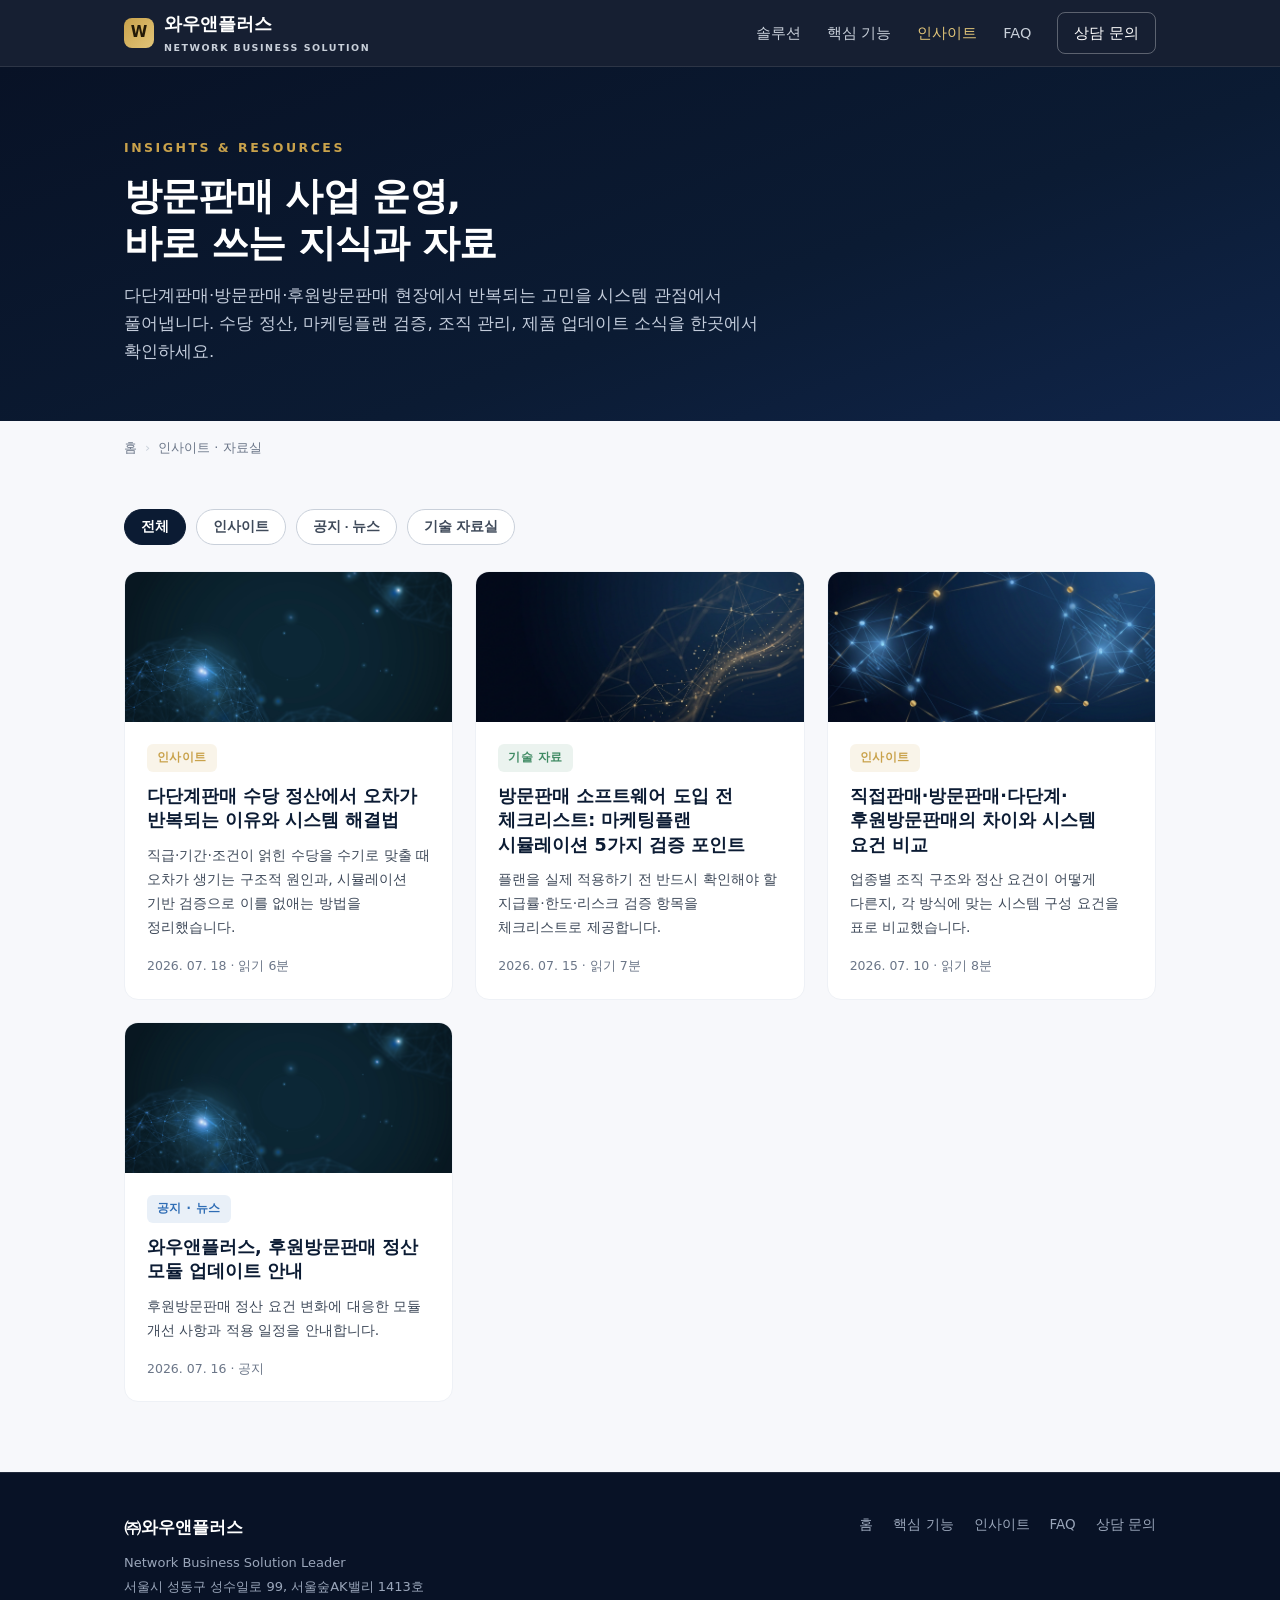
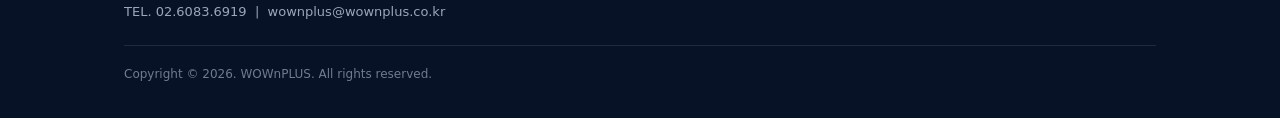
<file: insights/index.html>
<!DOCTYPE html>
<html lang="ko">
<head>
<meta charset="UTF-8">
<meta name="viewport" content="width=device-width, initial-scale=1.0">
<title>인사이트 · 자료실 | 와우앤플러스 — 방문판매·다단계 솔루션 지식</title>
<meta name="description" content="다단계판매·방문판매·후원방문판매 사업 운영에 필요한 인사이트, 기술 자료, 공지사항을 제공합니다. 수당 정산, 마케팅플랜 시뮬레이션, 조직 관리 등 실무 지식을 한곳에서.">
<link rel="canonical" href="https://wownplus.github.io/landing/insights/">
<meta property="og:title" content="인사이트 · 자료실 | 와우앤플러스">
<meta property="og:description" content="다단계·방문판매·후원방문판매 사업 운영에 필요한 인사이트와 기술 자료.">
<meta property="og:type" content="website">
<meta property="og:url" content="https://wownplus.github.io/landing/insights/">
<meta property="og:image" content="https://wownplus.github.io/landing/og-image.png">
<link rel="stylesheet" href="style.css">
<script type="application/ld+json">
{
  "@context":"https://schema.org",
  "@type":"Blog",
  "name":"와우앤플러스 인사이트 · 자료실",
  "url":"https://wownplus.github.io/landing/insights/",
  "description":"다단계판매·방문판매·후원방문판매 사업 운영 인사이트, 기술 자료, 공지사항",
  "publisher":{
    "@type":"Organization",
    "name":"㈜와우앤플러스",
    "url":"https://wownplus.github.io/landing/",
    "logo":"https://wownplus.github.io/landing/WOWnPlus_Logo-Kr_투명.png"
  },
  "blogPost":[
    {"@type":"BlogPosting","headline":"다단계판매 수당 정산에서 오차가 반복되는 이유와 시스템 해결법","url":"https://wownplus.github.io/landing/insights/multi-level-commission-errors.html","datePublished":"2026-07-18"},
    {"@type":"BlogPosting","headline":"방문판매 소프트웨어 도입 전 체크리스트: 마케팅플랜 시뮬레이션 5가지 검증 포인트","url":"https://wownplus.github.io/landing/insights/marketing-plan-simulation-checklist.html","datePublished":"2026-07-15"},
    {"@type":"BlogPosting","headline":"직접판매·방문판매·다단계·후원방문판매의 차이와 시스템 요건 비교","url":"https://wownplus.github.io/landing/insights/direct-sales-types-comparison.html","datePublished":"2026-07-10"},
    {"@type":"BlogPosting","headline":"후원방문판매 정산 모듈 업데이트 안내","url":"https://wownplus.github.io/landing/insights/sponsored-settlement-update.html","datePublished":"2026-07-16"}
  ]
}
</script>
<script type="application/ld+json">
{
  "@context":"https://schema.org",
  "@type":"BreadcrumbList",
  "itemListElement":[
    {"@type":"ListItem","position":1,"name":"홈","item":"https://wownplus.github.io/landing/"},
    {"@type":"ListItem","position":2,"name":"인사이트 · 자료실","item":"https://wownplus.github.io/landing/insights/"}
  ]
}
</script>
</head>
<body>

<header>
  <div class="wrap nav">
    <a href="../" class="logo"><span class="mark">W</span><span>와우앤플러스<small>NETWORK BUSINESS SOLUTION</small></span></a>
    <nav class="nav-links">
      <a href="../#solution">솔루션</a>
      <a href="../#features">핵심 기능</a>
      <a href="./" class="on">인사이트</a>
      <a href="../#faq">FAQ</a>
      <a href="../#contact" class="nav-cta">상담 문의</a>
    </nav>
  </div>
</header>

<section class="hub-hero">
  <div class="wrap">
    <span class="eyebrow">Insights &amp; Resources</span>
    <h1>방문판매 사업 운영,<br>바로 쓰는 지식과 자료</h1>
    <p>다단계판매·방문판매·후원방문판매 현장에서 반복되는 고민을 시스템 관점에서 풀어냅니다. 수당 정산, 마케팅플랜 검증, 조직 관리, 제품 업데이트 소식을 한곳에서 확인하세요.</p>
  </div>
</section>

<div class="wrap">
  <nav class="crumb"><a href="../">홈</a><span class="sep">›</span>인사이트 · 자료실</nav>

  <div class="filters" id="filters">
    <button class="chip on" data-f="all">전체</button>
    <button class="chip" data-f="인사이트">인사이트</button>
    <button class="chip" data-f="공지">공지 · 뉴스</button>
    <button class="chip" data-f="기술">기술 자료실</button>
  </div>

  <div class="posts" id="posts">

    <a class="post-card" data-c="인사이트" href="multi-level-commission-errors.html">
      <div class="thumb" style="background-image:url('../section-bg.png')"></div>
      <div class="body">
        <span class="cat" data-c="인사이트">인사이트</span>
        <h3>다단계판매 수당 정산에서 오차가 반복되는 이유와 시스템 해결법</h3>
        <p>직급·기간·조건이 얽힌 수당을 수기로 맞출 때 오차가 생기는 구조적 원인과, 시뮬레이션 기반 검증으로 이를 없애는 방법을 정리했습니다.</p>
        <div class="meta">2026. 07. 18 · 읽기 6분</div>
      </div>
    </a>

    <a class="post-card" data-c="기술" href="marketing-plan-simulation-checklist.html">
      <div class="thumb" style="background-image:url('../hero-bg.png')"></div>
      <div class="body">
        <span class="cat" data-c="기술">기술 자료</span>
        <h3>방문판매 소프트웨어 도입 전 체크리스트: 마케팅플랜 시뮬레이션 5가지 검증 포인트</h3>
        <p>플랜을 실제 적용하기 전 반드시 확인해야 할 지급률·한도·리스크 검증 항목을 체크리스트로 제공합니다.</p>
        <div class="meta">2026. 07. 15 · 읽기 7분</div>
      </div>
    </a>

    <a class="post-card" data-c="인사이트" href="direct-sales-types-comparison.html">
      <div class="thumb" style="background-image:url('../og-image.png')"></div>
      <div class="body">
        <span class="cat" data-c="인사이트">인사이트</span>
        <h3>직접판매·방문판매·다단계·후원방문판매의 차이와 시스템 요건 비교</h3>
        <p>업종별 조직 구조와 정산 요건이 어떻게 다른지, 각 방식에 맞는 시스템 구성 요건을 표로 비교했습니다.</p>
        <div class="meta">2026. 07. 10 · 읽기 8분</div>
      </div>
    </a>

    <a class="post-card" data-c="공지" href="sponsored-settlement-update.html">
      <div class="thumb" style="background-image:url('../section-bg.png')"></div>
      <div class="body">
        <span class="cat" data-c="공지">공지 · 뉴스</span>
        <h3>와우앤플러스, 후원방문판매 정산 모듈 업데이트 안내</h3>
        <p>후원방문판매 정산 요건 변화에 대응한 모듈 개선 사항과 적용 일정을 안내합니다.</p>
        <div class="meta">2026. 07. 16 · 공지</div>
      </div>
    </a>

  </div>
</div>

<footer>
  <div class="wrap">
    <div class="foot-top">
      <div>
        <div class="foot-brand">㈜와우앤플러스</div>
        <div class="foot-info">
          Network Business Solution Leader<br>
          서울시 성동구 성수일로 99, 서울숲AK밸리 1413호<br>
          TEL. 02.6083.6919 &nbsp;|&nbsp; wownplus@wownplus.co.kr
        </div>
      </div>
      <div class="foot-links">
        <a href="../">홈</a>
        <a href="../#features">핵심 기능</a>
        <a href="./">인사이트</a>
        <a href="../#faq">FAQ</a>
        <a href="../#contact">상담 문의</a>
      </div>
    </div>
    <div class="foot-bottom">Copyright © 2026. WOWnPLUS. All rights reserved.</div>
  </div>
</footer>

<script>
  var chips=document.querySelectorAll('#filters .chip'),cards=document.querySelectorAll('#posts .post-card');
  chips.forEach(function(c){c.addEventListener('click',function(){
    chips.forEach(function(x){x.classList.remove('on')});c.classList.add('on');
    var f=c.getAttribute('data-f');
    cards.forEach(function(card){
      card.style.display=(f==='all'||card.getAttribute('data-c')===f)?'':'none';
    });
  });});
</script>
</body>
</html>
</file>
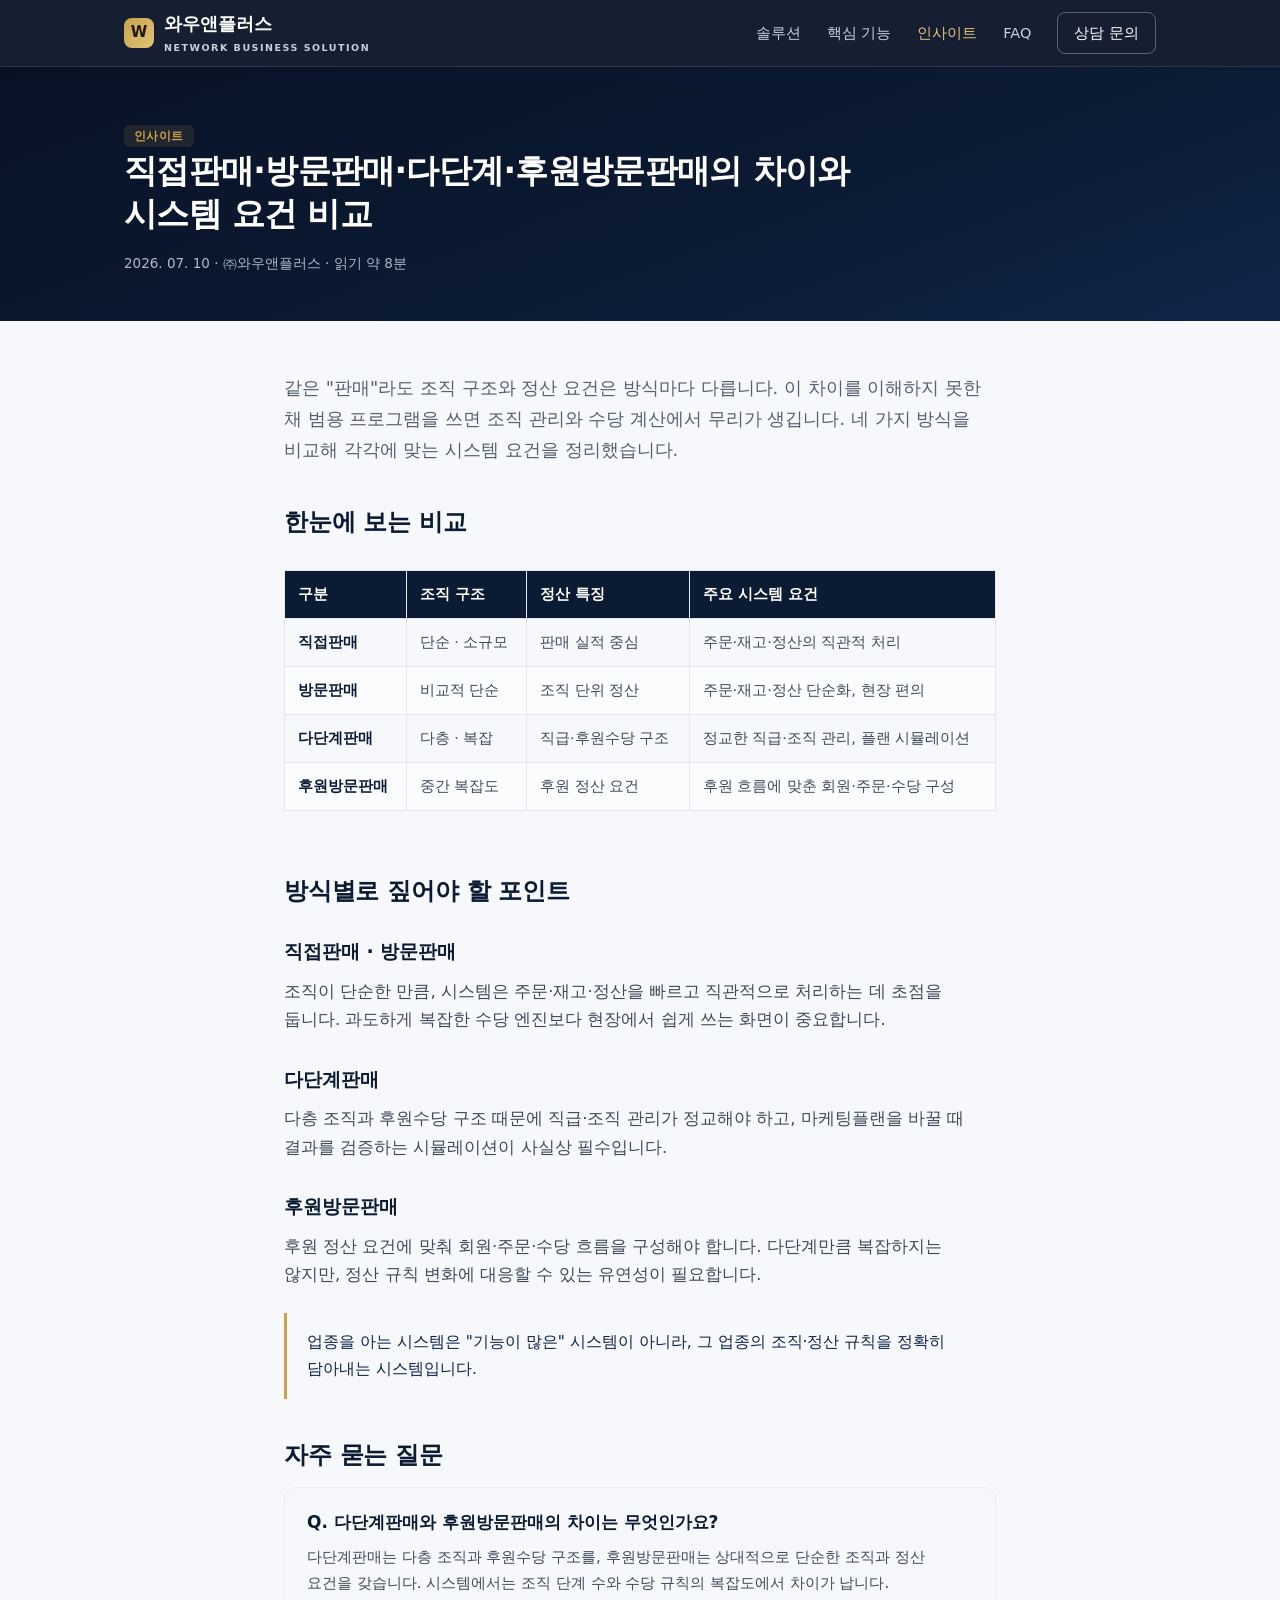
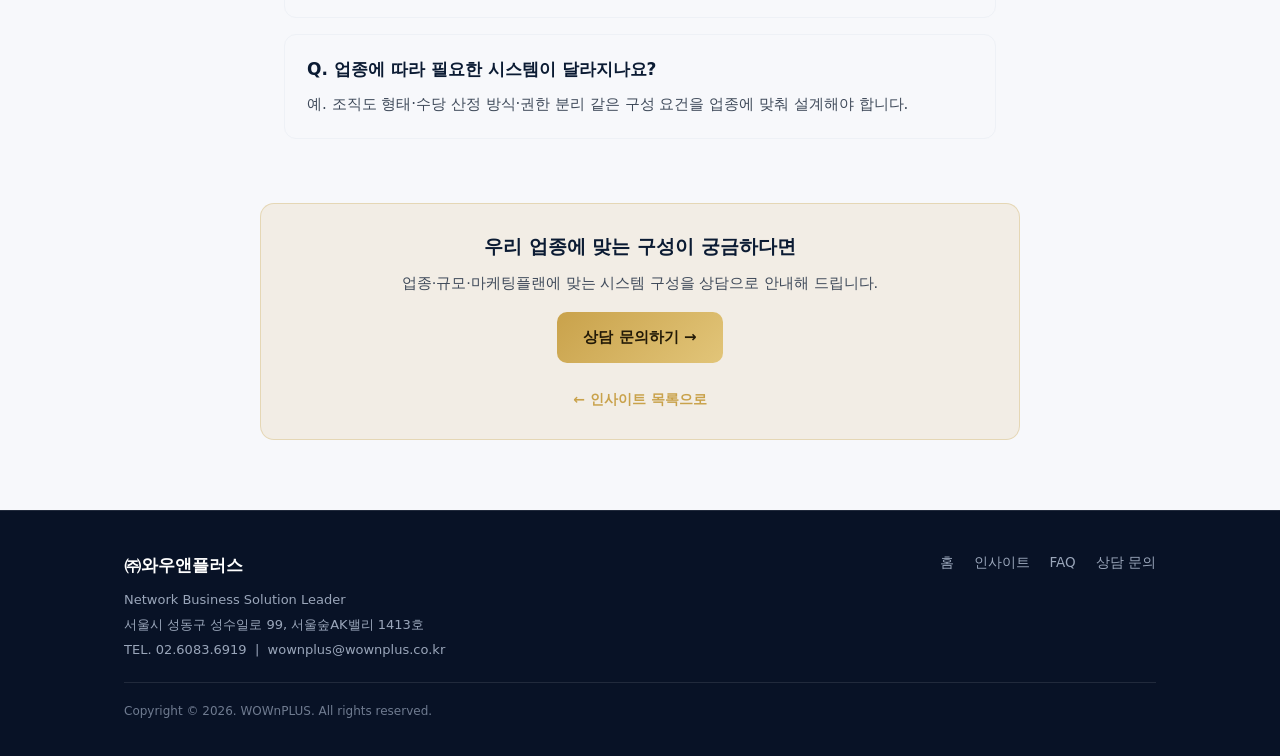
<file: insights/direct-sales-types-comparison.html>
<!DOCTYPE html>
<html lang="ko">
<head>
<meta charset="UTF-8">
<meta name="viewport" content="width=device-width, initial-scale=1.0">
<title>직접판매·방문판매·다단계·후원방문판매 차이와 시스템 요건 비교 | 와우앤플러스</title>
<meta name="description" content="직접판매·방문판매·다단계판매·후원방문판매의 조직 구조와 정산 요건이 어떻게 다른지, 각 방식에 맞는 소프트웨어 시스템 구성 요건을 표로 비교했습니다.">
<link rel="canonical" href="https://wownplus.github.io/landing/insights/direct-sales-types-comparison.html">
<meta property="og:title" content="직접판매·방문판매·다단계·후원방문판매 차이와 시스템 요건 비교">
<meta property="og:description" content="업종별 조직 구조·정산 요건과 시스템 구성 요건 비교.">
<meta property="og:type" content="article">
<meta property="og:url" content="https://wownplus.github.io/landing/insights/direct-sales-types-comparison.html">
<meta property="og:image" content="https://wownplus.github.io/landing/og-image.png">
<link rel="stylesheet" href="style.css">
<style>
  .cmp{width:100%;border-collapse:collapse;margin:18px 0 24px;font-size:14.5px}
  .cmp th,.cmp td{border:1px solid #e3e8f0;padding:11px 13px;text-align:left;vertical-align:top}
  .cmp th{background:#0b1b33;color:#fff;font-weight:700}
  .cmp td:first-child{font-weight:700;color:#0b1b33;background:#f7f8fb;white-space:nowrap}
  .cmp tr:nth-child(even) td{background:#fbfcfe}
  .cmp-wrap{overflow-x:auto}
</style>
<script type="application/ld+json">
{
  "@context":"https://schema.org",
  "@type":"BlogPosting",
  "headline":"직접판매·방문판매·다단계·후원방문판매의 차이와 시스템 요건 비교",
  "description":"업종별 조직 구조·정산 요건과 시스템 구성 요건 비교.",
  "image":"https://wownplus.github.io/landing/og-image.png",
  "datePublished":"2026-07-10",
  "dateModified":"2026-07-10",
  "author":{"@type":"Organization","name":"㈜와우앤플러스"},
  "publisher":{"@type":"Organization","name":"㈜와우앤플러스","logo":{"@type":"ImageObject","url":"https://wownplus.github.io/landing/WOWnPlus_Logo-Kr_투명.png"}},
  "mainEntityOfPage":{"@type":"WebPage","@id":"https://wownplus.github.io/landing/insights/direct-sales-types-comparison.html"}
}
</script>
<script type="application/ld+json">
{
  "@context":"https://schema.org",
  "@type":"BreadcrumbList",
  "itemListElement":[
    {"@type":"ListItem","position":1,"name":"홈","item":"https://wownplus.github.io/landing/"},
    {"@type":"ListItem","position":2,"name":"인사이트 · 자료실","item":"https://wownplus.github.io/landing/insights/"},
    {"@type":"ListItem","position":3,"name":"판매 방식별 차이와 시스템 요건 비교","item":"https://wownplus.github.io/landing/insights/direct-sales-types-comparison.html"}
  ]
}
</script>
<script type="application/ld+json">
{
  "@context":"https://schema.org",
  "@type":"FAQPage",
  "mainEntity":[
    {"@type":"Question","name":"다단계판매와 후원방문판매의 차이는 무엇인가요?","acceptedAnswer":{"@type":"Answer","text":"다단계판매는 다층 조직과 후원수당 구조를 갖는 반면, 후원방문판매는 상대적으로 단순한 조직과 정산 요건을 갖습니다. 시스템 측면에서는 조직 단계 수, 수당 산정 규칙, 정산 요건의 복잡도에서 차이가 납니다."}},
    {"@type":"Question","name":"업종에 따라 필요한 시스템 구성이 달라지나요?","acceptedAnswer":{"@type":"Answer","text":"예. 조직 구조와 정산 규칙이 업종마다 다르기 때문에, 조직도 형태·수당 산정 방식·권한 분리 같은 구성 요건을 업종에 맞춰 설계해야 합니다."}}
  ]
}
</script>
</head>
<body>

<header>
  <div class="wrap nav">
    <a href="../" class="logo"><span class="mark">W</span><span>와우앤플러스<small>NETWORK BUSINESS SOLUTION</small></span></a>
    <nav class="nav-links">
      <a href="../#solution">솔루션</a>
      <a href="../#features">핵심 기능</a>
      <a href="./" class="on">인사이트</a>
      <a href="../#faq">FAQ</a>
      <a href="../#contact" class="nav-cta">상담 문의</a>
    </nav>
  </div>
</header>

<div class="article-head">
  <div class="wrap">
    <span class="cat" data-c="인사이트">인사이트</span>
    <h1>직접판매·방문판매·다단계·후원방문판매의 차이와 시스템 요건 비교</h1>
    <div class="meta">2026. 07. 10 · ㈜와우앤플러스 · 읽기 약 8분</div>
  </div>
</div>

<article class="article-body">
  <p class="lead">같은 "판매"라도 조직 구조와 정산 요건은 방식마다 다릅니다. 이 차이를 이해하지 못한 채 범용 프로그램을 쓰면 조직 관리와 수당 계산에서 무리가 생깁니다. 네 가지 방식을 비교해 각각에 맞는 시스템 요건을 정리했습니다.</p>

  <h2>한눈에 보는 비교</h2>
  <div class="cmp-wrap">
  <table class="cmp">
    <thead>
      <tr><th>구분</th><th>조직 구조</th><th>정산 특징</th><th>주요 시스템 요건</th></tr>
    </thead>
    <tbody>
      <tr><td>직접판매</td><td>단순 · 소규모</td><td>판매 실적 중심</td><td>주문·재고·정산의 직관적 처리</td></tr>
      <tr><td>방문판매</td><td>비교적 단순</td><td>조직 단위 정산</td><td>주문·재고·정산 단순화, 현장 편의</td></tr>
      <tr><td>다단계판매</td><td>다층 · 복잡</td><td>직급·후원수당 구조</td><td>정교한 직급·조직 관리, 플랜 시뮬레이션</td></tr>
      <tr><td>후원방문판매</td><td>중간 복잡도</td><td>후원 정산 요건</td><td>후원 흐름에 맞춘 회원·주문·수당 구성</td></tr>
    </tbody>
  </table>
  </div>

  <h2>방식별로 짚어야 할 포인트</h2>
  <h3>직접판매 · 방문판매</h3>
  <p>조직이 단순한 만큼, 시스템은 주문·재고·정산을 빠르고 직관적으로 처리하는 데 초점을 둡니다. 과도하게 복잡한 수당 엔진보다 현장에서 쉽게 쓰는 화면이 중요합니다.</p>
  <h3>다단계판매</h3>
  <p>다층 조직과 후원수당 구조 때문에 직급·조직 관리가 정교해야 하고, 마케팅플랜을 바꿀 때 결과를 검증하는 시뮬레이션이 사실상 필수입니다.</p>
  <h3>후원방문판매</h3>
  <p>후원 정산 요건에 맞춰 회원·주문·수당 흐름을 구성해야 합니다. 다단계만큼 복잡하지는 않지만, 정산 규칙 변화에 대응할 수 있는 유연성이 필요합니다.</p>

  <blockquote>업종을 아는 시스템은 "기능이 많은" 시스템이 아니라, 그 업종의 조직·정산 규칙을 정확히 담아내는 시스템입니다.</blockquote>

  <h2>자주 묻는 질문</h2>
  <div class="qa">
    <h3>Q. 다단계판매와 후원방문판매의 차이는 무엇인가요?</h3>
    <p>다단계판매는 다층 조직과 후원수당 구조를, 후원방문판매는 상대적으로 단순한 조직과 정산 요건을 갖습니다. 시스템에서는 조직 단계 수와 수당 규칙의 복잡도에서 차이가 납니다.</p>
  </div>
  <div class="qa">
    <h3>Q. 업종에 따라 필요한 시스템이 달라지나요?</h3>
    <p>예. 조직도 형태·수당 산정 방식·권한 분리 같은 구성 요건을 업종에 맞춰 설계해야 합니다.</p>
  </div>
</article>

<div class="article-cta">
  <h3>우리 업종에 맞는 구성이 궁금하다면</h3>
  <p>업종·규모·마케팅플랜에 맞는 시스템 구성을 상담으로 안내해 드립니다.</p>
  <a href="../#contact" class="btn-gold">상담 문의하기 →</a>
  <div style="margin-top:22px"><a href="./" class="backlink">← 인사이트 목록으로</a></div>
</div>

<footer>
  <div class="wrap">
    <div class="foot-top">
      <div>
        <div class="foot-brand">㈜와우앤플러스</div>
        <div class="foot-info">Network Business Solution Leader<br>서울시 성동구 성수일로 99, 서울숲AK밸리 1413호<br>TEL. 02.6083.6919 &nbsp;|&nbsp; wownplus@wownplus.co.kr</div>
      </div>
      <div class="foot-links">
        <a href="../">홈</a><a href="./">인사이트</a><a href="../#faq">FAQ</a><a href="../#contact">상담 문의</a>
      </div>
    </div>
    <div class="foot-bottom">Copyright © 2026. WOWnPLUS. All rights reserved.</div>
  </div>
</footer>
</body>
</html>
</file>
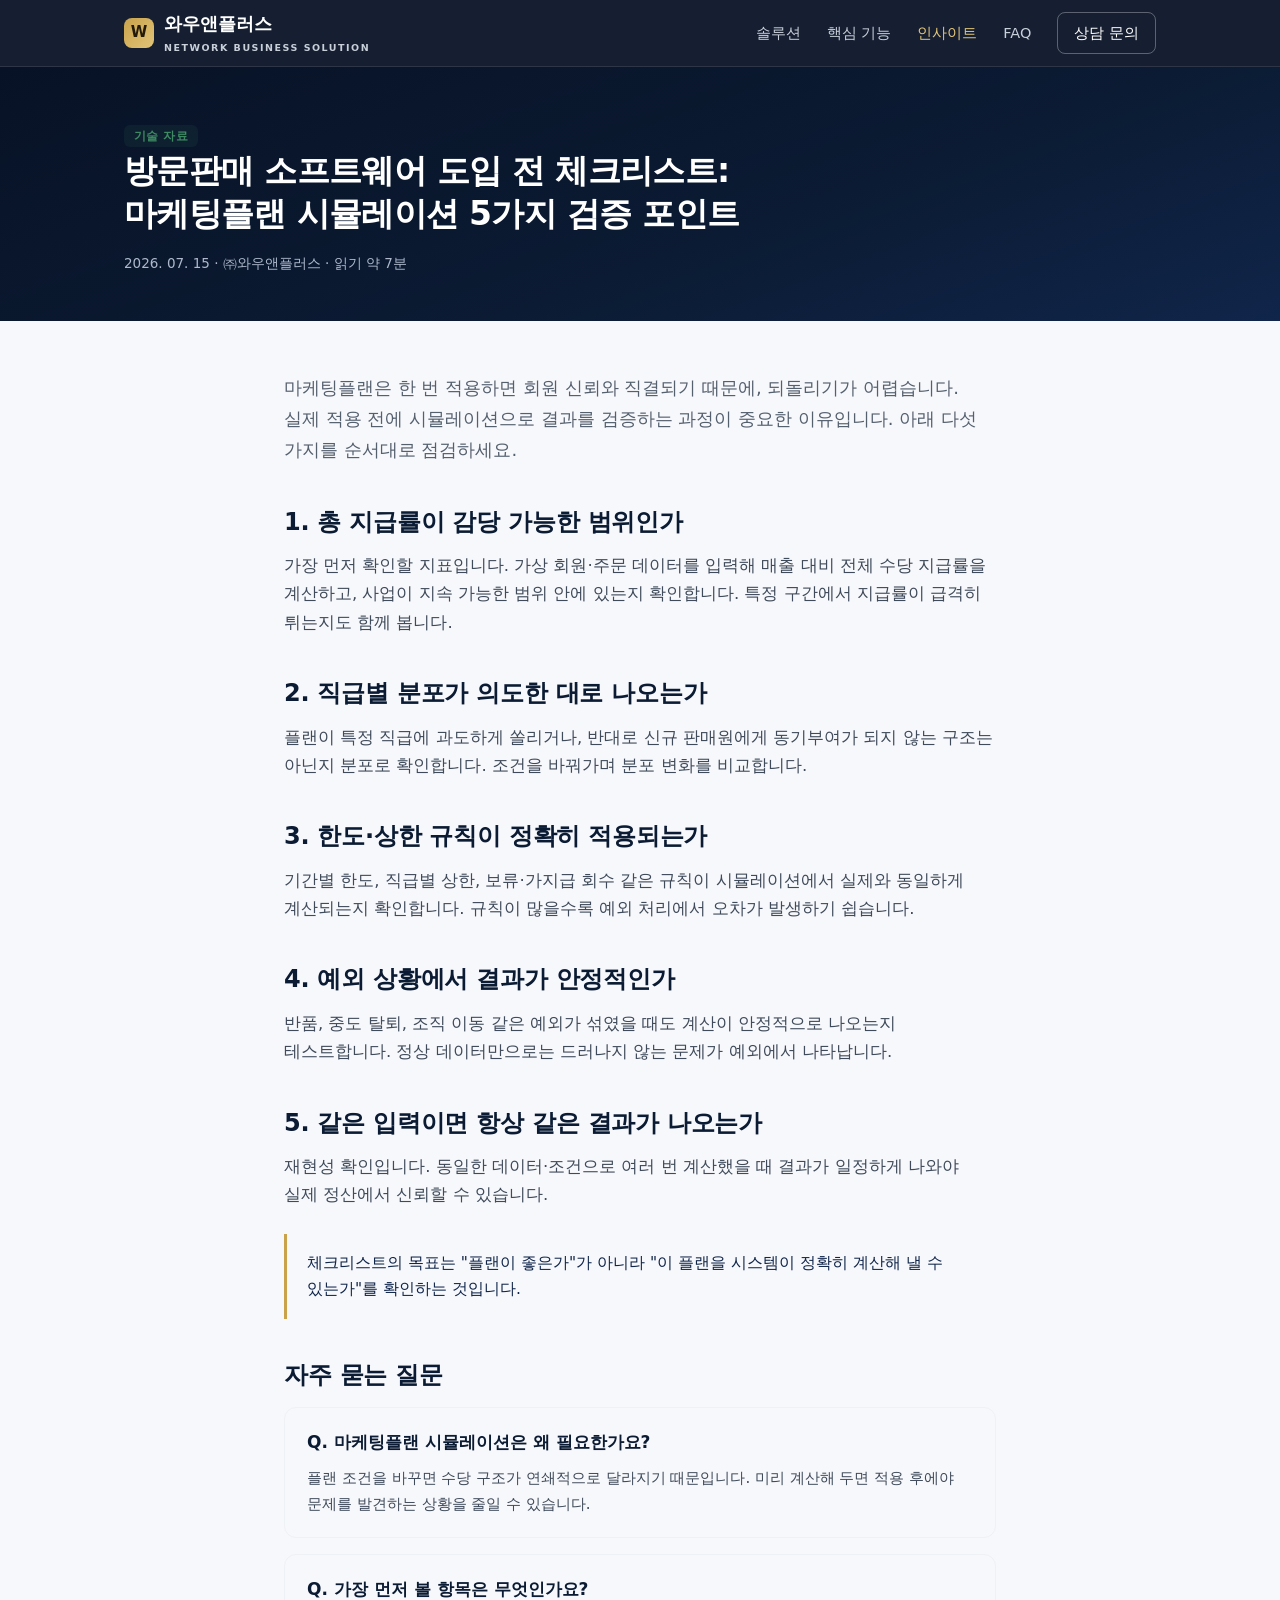
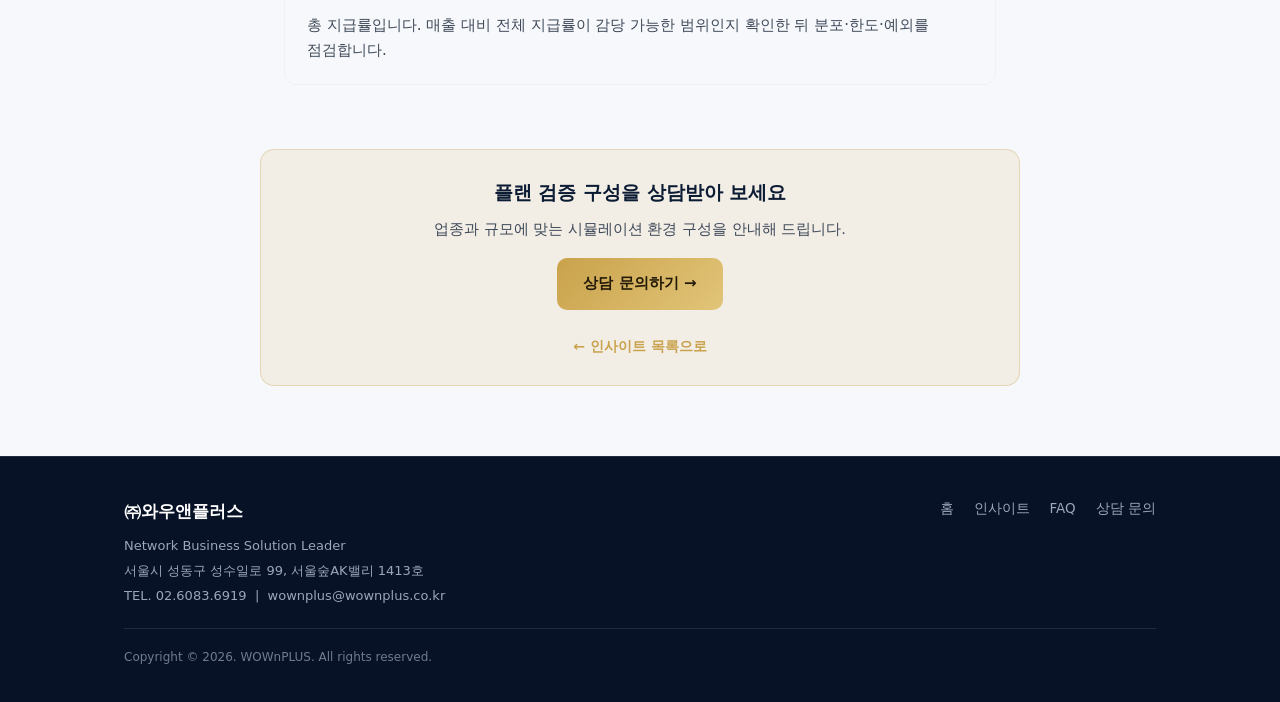
<file: insights/marketing-plan-simulation-checklist.html>
<!DOCTYPE html>
<html lang="ko">
<head>
<meta charset="UTF-8">
<meta name="viewport" content="width=device-width, initial-scale=1.0">
<title>방문판매 SW 도입 전 체크리스트 — 마케팅플랜 시뮬레이션 5가지 검증 포인트 | 와우앤플러스</title>
<meta name="description" content="방문판매·다단계 소프트웨어를 도입하기 전, 마케팅플랜을 실제 적용하기 전에 반드시 검증해야 할 지급률·한도·리스크 5가지 포인트를 체크리스트로 정리했습니다.">
<link rel="canonical" href="https://wownplus.github.io/landing/insights/marketing-plan-simulation-checklist.html">
<meta property="og:title" content="마케팅플랜 시뮬레이션 5가지 검증 포인트">
<meta property="og:description" content="플랜을 적용하기 전 반드시 확인할 검증 항목 체크리스트.">
<meta property="og:type" content="article">
<meta property="og:url" content="https://wownplus.github.io/landing/insights/marketing-plan-simulation-checklist.html">
<meta property="og:image" content="https://wownplus.github.io/landing/og-image.png">
<link rel="stylesheet" href="style.css">
<script type="application/ld+json">
{
  "@context":"https://schema.org",
  "@type":"BlogPosting",
  "headline":"방문판매 소프트웨어 도입 전 체크리스트: 마케팅플랜 시뮬레이션 5가지 검증 포인트",
  "description":"플랜 적용 전 검증할 지급률·한도·리스크 5가지 체크리스트.",
  "image":"https://wownplus.github.io/landing/og-image.png",
  "datePublished":"2026-07-15",
  "dateModified":"2026-07-15",
  "author":{"@type":"Organization","name":"㈜와우앤플러스"},
  "publisher":{"@type":"Organization","name":"㈜와우앤플러스","logo":{"@type":"ImageObject","url":"https://wownplus.github.io/landing/WOWnPlus_Logo-Kr_투명.png"}},
  "mainEntityOfPage":{"@type":"WebPage","@id":"https://wownplus.github.io/landing/insights/marketing-plan-simulation-checklist.html"}
}
</script>
<script type="application/ld+json">
{
  "@context":"https://schema.org",
  "@type":"BreadcrumbList",
  "itemListElement":[
    {"@type":"ListItem","position":1,"name":"홈","item":"https://wownplus.github.io/landing/"},
    {"@type":"ListItem","position":2,"name":"인사이트 · 자료실","item":"https://wownplus.github.io/landing/insights/"},
    {"@type":"ListItem","position":3,"name":"마케팅플랜 시뮬레이션 체크리스트","item":"https://wownplus.github.io/landing/insights/marketing-plan-simulation-checklist.html"}
  ]
}
</script>
<script type="application/ld+json">
{
  "@context":"https://schema.org",
  "@type":"FAQPage",
  "mainEntity":[
    {"@type":"Question","name":"마케팅플랜 시뮬레이션은 왜 필요한가요?","acceptedAnswer":{"@type":"Answer","text":"플랜의 지급률·조건을 바꾸면 전체 수당 구조가 연쇄적으로 달라집니다. 시뮬레이션으로 가상 데이터를 넣어 결과를 미리 계산하면, 실제 적용 후에야 문제를 발견하는 상황을 줄일 수 있습니다."}},
    {"@type":"Question","name":"시뮬레이션에서 가장 먼저 확인할 항목은 무엇인가요?","acceptedAnswer":{"@type":"Answer","text":"총 지급률입니다. 매출 대비 전체 수당 지급률이 사업이 감당 가능한 범위 안에 있는지를 먼저 확인한 뒤, 직급별 분포와 한도, 예외 상황을 점검합니다."}}
  ]
}
</script>
</head>
<body>

<header>
  <div class="wrap nav">
    <a href="../" class="logo"><span class="mark">W</span><span>와우앤플러스<small>NETWORK BUSINESS SOLUTION</small></span></a>
    <nav class="nav-links">
      <a href="../#solution">솔루션</a>
      <a href="../#features">핵심 기능</a>
      <a href="./" class="on">인사이트</a>
      <a href="../#faq">FAQ</a>
      <a href="../#contact" class="nav-cta">상담 문의</a>
    </nav>
  </div>
</header>

<div class="article-head">
  <div class="wrap">
    <span class="cat" data-c="기술">기술 자료</span>
    <h1>방문판매 소프트웨어 도입 전 체크리스트:<br>마케팅플랜 시뮬레이션 5가지 검증 포인트</h1>
    <div class="meta">2026. 07. 15 · ㈜와우앤플러스 · 읽기 약 7분</div>
  </div>
</div>

<article class="article-body">
  <p class="lead">마케팅플랜은 한 번 적용하면 회원 신뢰와 직결되기 때문에, 되돌리기가 어렵습니다. 실제 적용 전에 시뮬레이션으로 결과를 검증하는 과정이 중요한 이유입니다. 아래 다섯 가지를 순서대로 점검하세요.</p>

  <h2>1. 총 지급률이 감당 가능한 범위인가</h2>
  <p>가장 먼저 확인할 지표입니다. 가상 회원·주문 데이터를 입력해 매출 대비 전체 수당 지급률을 계산하고, 사업이 지속 가능한 범위 안에 있는지 확인합니다. 특정 구간에서 지급률이 급격히 튀는지도 함께 봅니다.</p>

  <h2>2. 직급별 분포가 의도한 대로 나오는가</h2>
  <p>플랜이 특정 직급에 과도하게 쏠리거나, 반대로 신규 판매원에게 동기부여가 되지 않는 구조는 아닌지 분포로 확인합니다. 조건을 바꿔가며 분포 변화를 비교합니다.</p>

  <h2>3. 한도·상한 규칙이 정확히 적용되는가</h2>
  <p>기간별 한도, 직급별 상한, 보류·가지급 회수 같은 규칙이 시뮬레이션에서 실제와 동일하게 계산되는지 확인합니다. 규칙이 많을수록 예외 처리에서 오차가 발생하기 쉽습니다.</p>

  <h2>4. 예외 상황에서 결과가 안정적인가</h2>
  <p>반품, 중도 탈퇴, 조직 이동 같은 예외가 섞였을 때도 계산이 안정적으로 나오는지 테스트합니다. 정상 데이터만으로는 드러나지 않는 문제가 예외에서 나타납니다.</p>

  <h2>5. 같은 입력이면 항상 같은 결과가 나오는가</h2>
  <p>재현성 확인입니다. 동일한 데이터·조건으로 여러 번 계산했을 때 결과가 일정하게 나와야 실제 정산에서 신뢰할 수 있습니다.</p>

  <blockquote>체크리스트의 목표는 "플랜이 좋은가"가 아니라 "이 플랜을 시스템이 정확히 계산해 낼 수 있는가"를 확인하는 것입니다.</blockquote>

  <h2>자주 묻는 질문</h2>
  <div class="qa">
    <h3>Q. 마케팅플랜 시뮬레이션은 왜 필요한가요?</h3>
    <p>플랜 조건을 바꾸면 수당 구조가 연쇄적으로 달라지기 때문입니다. 미리 계산해 두면 적용 후에야 문제를 발견하는 상황을 줄일 수 있습니다.</p>
  </div>
  <div class="qa">
    <h3>Q. 가장 먼저 볼 항목은 무엇인가요?</h3>
    <p>총 지급률입니다. 매출 대비 전체 지급률이 감당 가능한 범위인지 확인한 뒤 분포·한도·예외를 점검합니다.</p>
  </div>
</article>

<div class="article-cta">
  <h3>플랜 검증 구성을 상담받아 보세요</h3>
  <p>업종과 규모에 맞는 시뮬레이션 환경 구성을 안내해 드립니다.</p>
  <a href="../#contact" class="btn-gold">상담 문의하기 →</a>
  <div style="margin-top:22px"><a href="./" class="backlink">← 인사이트 목록으로</a></div>
</div>

<footer>
  <div class="wrap">
    <div class="foot-top">
      <div>
        <div class="foot-brand">㈜와우앤플러스</div>
        <div class="foot-info">Network Business Solution Leader<br>서울시 성동구 성수일로 99, 서울숲AK밸리 1413호<br>TEL. 02.6083.6919 &nbsp;|&nbsp; wownplus@wownplus.co.kr</div>
      </div>
      <div class="foot-links">
        <a href="../">홈</a><a href="./">인사이트</a><a href="../#faq">FAQ</a><a href="../#contact">상담 문의</a>
      </div>
    </div>
    <div class="foot-bottom">Copyright © 2026. WOWnPLUS. All rights reserved.</div>
  </div>
</footer>
</body>
</html>
</file>
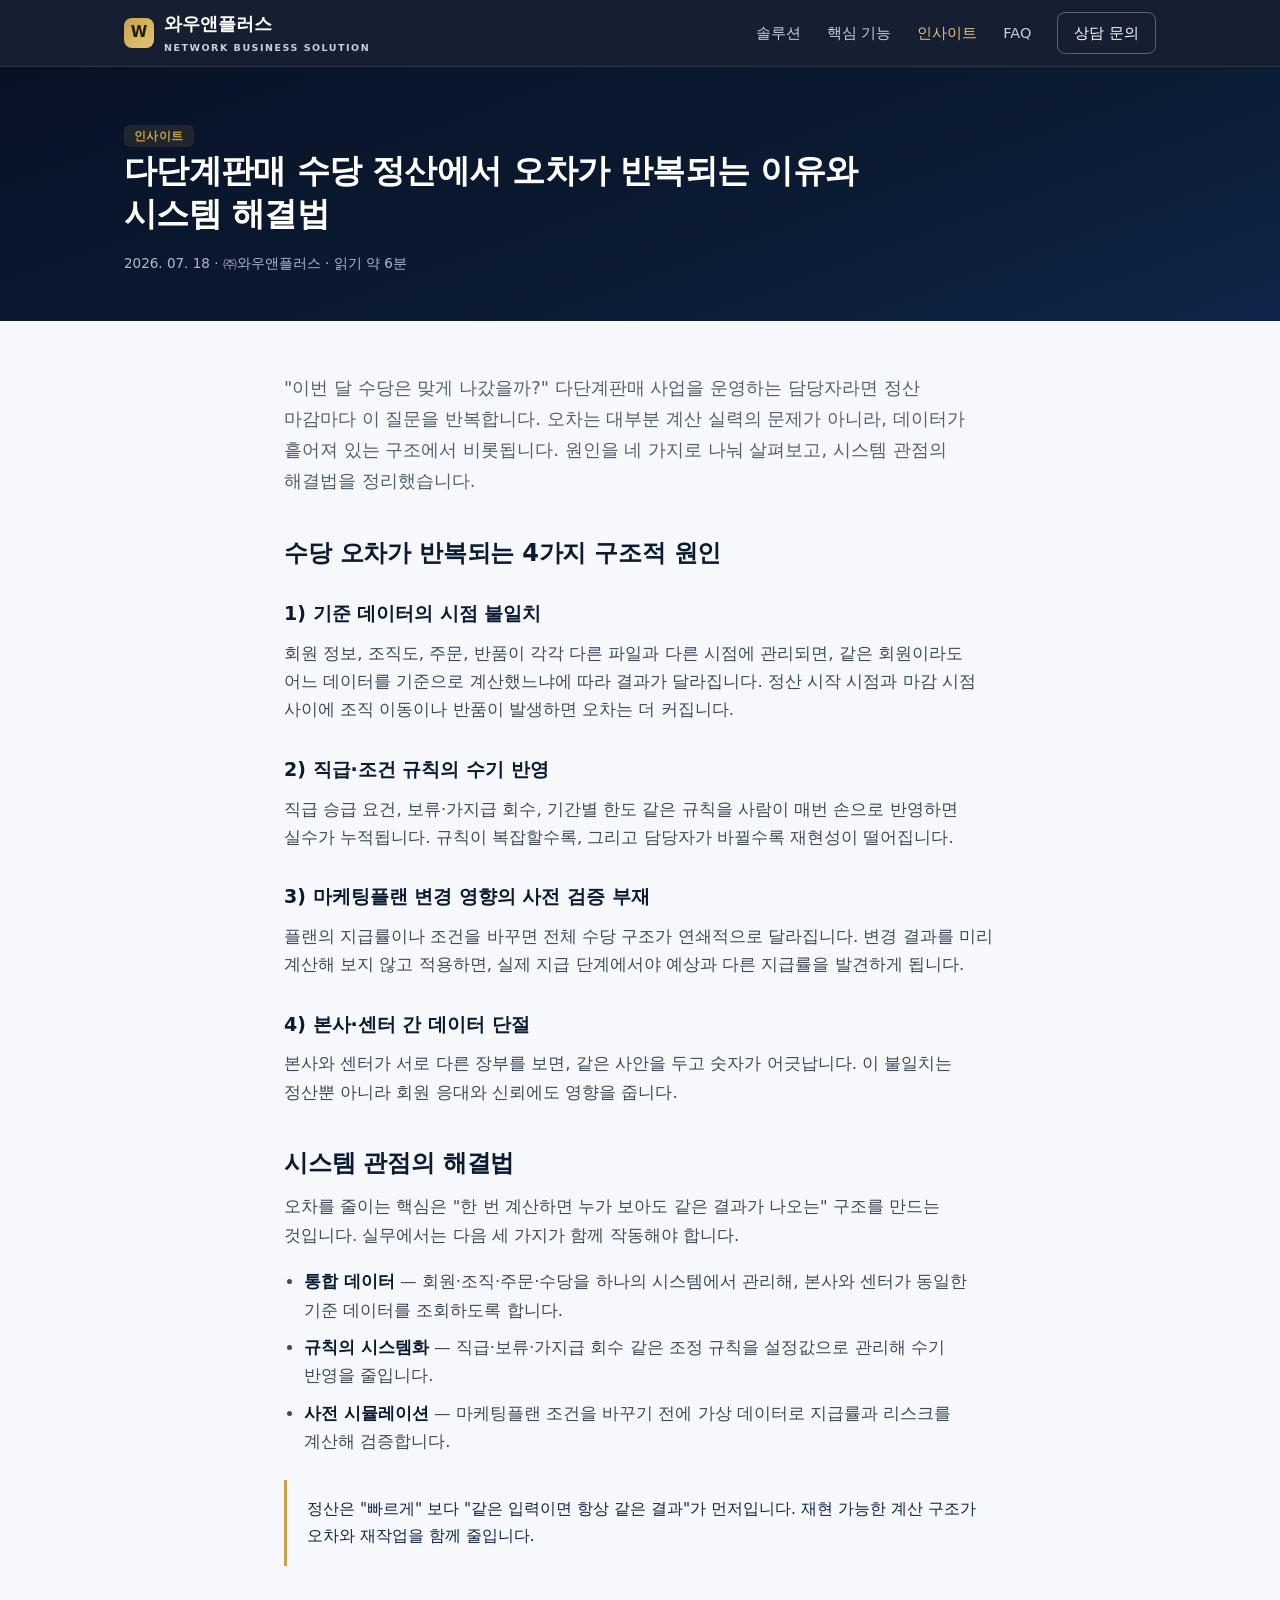
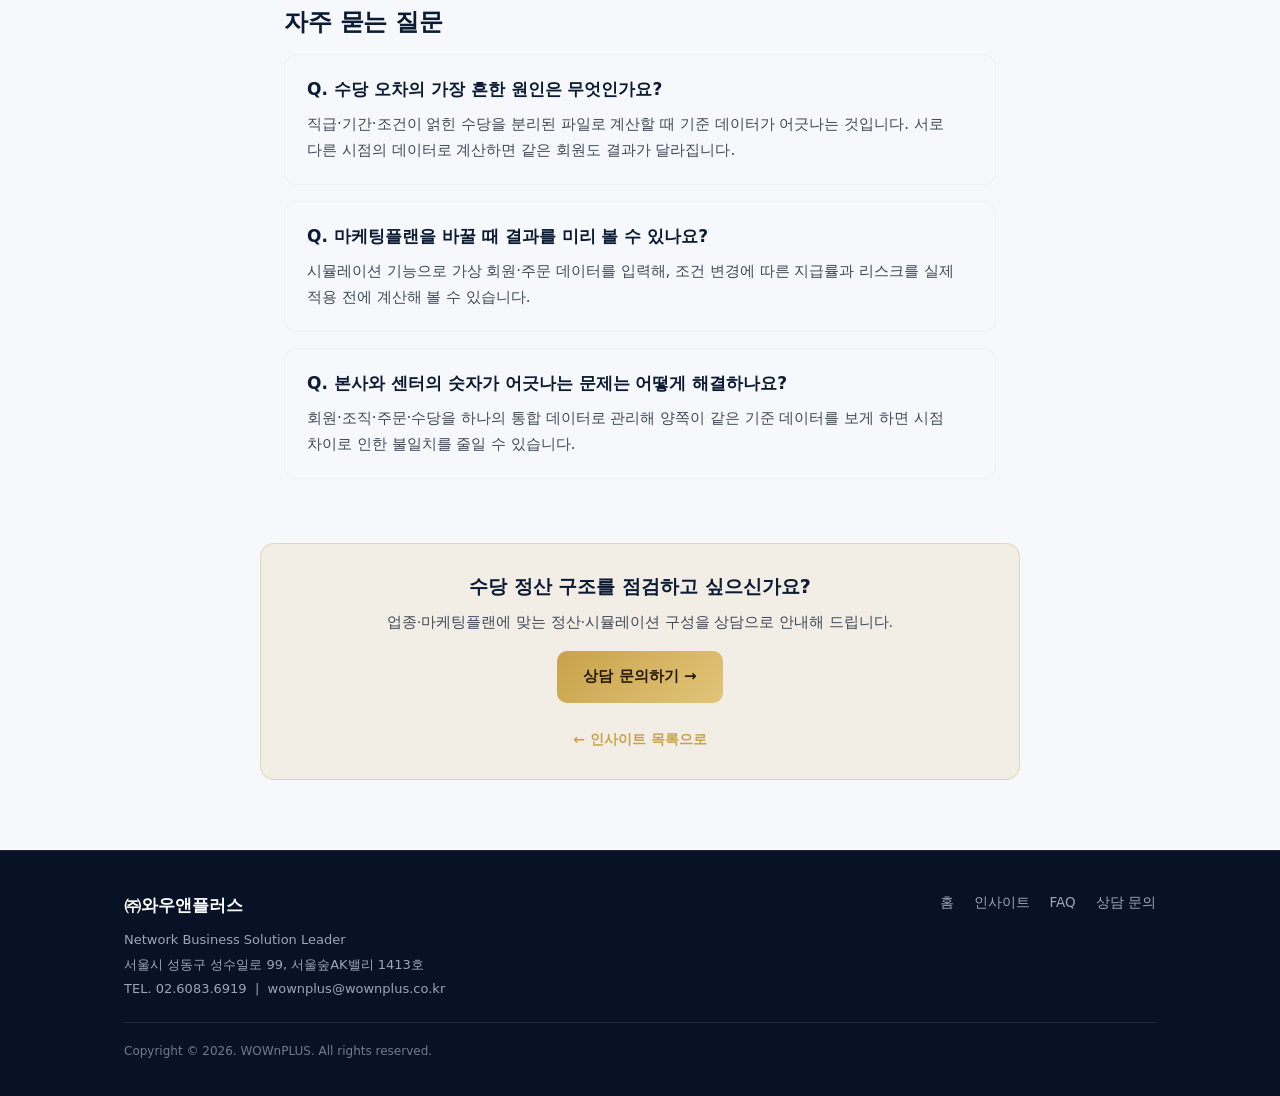
<file: insights/multi-level-commission-errors.html>
<!DOCTYPE html>
<html lang="ko">
<head>
<meta charset="UTF-8">
<meta name="viewport" content="width=device-width, initial-scale=1.0">
<title>다단계판매 수당 정산 오차, 왜 반복될까 — 원인과 시스템 해결법 | 와우앤플러스</title>
<meta name="description" content="다단계판매 수당 정산에서 오차가 반복되는 구조적 원인 4가지와, 마케팅플랜 시뮬레이션·통합 데이터로 오차를 줄이는 시스템 해결 방법을 정리했습니다.">
<link rel="canonical" href="https://wownplus.github.io/landing/insights/multi-level-commission-errors.html">
<meta property="og:title" content="다단계판매 수당 정산 오차, 왜 반복될까 — 원인과 시스템 해결법">
<meta property="og:description" content="수당 정산 오차의 구조적 원인과 시스템 해결법.">
<meta property="og:type" content="article">
<meta property="og:url" content="https://wownplus.github.io/landing/insights/multi-level-commission-errors.html">
<meta property="og:image" content="https://wownplus.github.io/landing/og-image.png">
<link rel="stylesheet" href="style.css">
<script type="application/ld+json">
{
  "@context":"https://schema.org",
  "@type":"BlogPosting",
  "headline":"다단계판매 수당 정산에서 오차가 반복되는 이유와 시스템 해결법",
  "description":"다단계판매 수당 정산 오차의 구조적 원인 4가지와 시스템 해결 방법.",
  "image":"https://wownplus.github.io/landing/og-image.png",
  "datePublished":"2026-07-18",
  "dateModified":"2026-07-18",
  "author":{"@type":"Organization","name":"㈜와우앤플러스"},
  "publisher":{"@type":"Organization","name":"㈜와우앤플러스","logo":{"@type":"ImageObject","url":"https://wownplus.github.io/landing/WOWnPlus_Logo-Kr_투명.png"}},
  "mainEntityOfPage":{"@type":"WebPage","@id":"https://wownplus.github.io/landing/insights/multi-level-commission-errors.html"}
}
</script>
<script type="application/ld+json">
{
  "@context":"https://schema.org",
  "@type":"BreadcrumbList",
  "itemListElement":[
    {"@type":"ListItem","position":1,"name":"홈","item":"https://wownplus.github.io/landing/"},
    {"@type":"ListItem","position":2,"name":"인사이트 · 자료실","item":"https://wownplus.github.io/landing/insights/"},
    {"@type":"ListItem","position":3,"name":"다단계판매 수당 정산 오차와 해결법","item":"https://wownplus.github.io/landing/insights/multi-level-commission-errors.html"}
  ]
}
</script>
<script type="application/ld+json">
{
  "@context":"https://schema.org",
  "@type":"FAQPage",
  "mainEntity":[
    {"@type":"Question","name":"다단계판매 수당 정산에서 오차가 생기는 가장 흔한 원인은 무엇인가요?","acceptedAnswer":{"@type":"Answer","text":"직급·기간·조건이 얽힌 수당을 수기나 분리된 엑셀로 계산할 때 기준 데이터가 어긋나는 것이 가장 흔한 원인입니다. 회원 정보, 조직도, 주문, 반품이 서로 다른 시점의 데이터로 계산되면 같은 회원에 대해서도 결과가 달라집니다."}},
    {"@type":"Question","name":"마케팅플랜을 바꿀 때 수당 결과를 미리 확인할 수 있나요?","acceptedAnswer":{"@type":"Answer","text":"마케팅플랜 시뮬레이션 기능을 사용하면 가상의 회원·주문 데이터를 입력해 조건 변경에 따른 지급률과 리스크를 실제 적용 전에 계산해 볼 수 있습니다."}},
    {"@type":"Question","name":"본사와 센터의 정산 데이터가 어긋나는 문제는 어떻게 해결하나요?","acceptedAnswer":{"@type":"Answer","text":"회원·조직·주문·수당을 하나의 통합 데이터로 관리해 본사와 센터가 동일한 기준 데이터를 조회하도록 하면, 시점 차이로 인한 불일치를 줄일 수 있습니다."}}
  ]
}
</script>
</head>
<body>

<header>
  <div class="wrap nav">
    <a href="../" class="logo"><span class="mark">W</span><span>와우앤플러스<small>NETWORK BUSINESS SOLUTION</small></span></a>
    <nav class="nav-links">
      <a href="../#solution">솔루션</a>
      <a href="../#features">핵심 기능</a>
      <a href="./" class="on">인사이트</a>
      <a href="../#faq">FAQ</a>
      <a href="../#contact" class="nav-cta">상담 문의</a>
    </nav>
  </div>
</header>

<div class="article-head">
  <div class="wrap">
    <span class="cat" data-c="인사이트">인사이트</span>
    <h1>다단계판매 수당 정산에서 오차가 반복되는 이유와 시스템 해결법</h1>
    <div class="meta">2026. 07. 18 · ㈜와우앤플러스 · 읽기 약 6분</div>
  </div>
</div>

<article class="article-body">
  <p class="lead">"이번 달 수당은 맞게 나갔을까?" 다단계판매 사업을 운영하는 담당자라면 정산 마감마다 이 질문을 반복합니다. 오차는 대부분 계산 실력의 문제가 아니라, 데이터가 흩어져 있는 구조에서 비롯됩니다. 원인을 네 가지로 나눠 살펴보고, 시스템 관점의 해결법을 정리했습니다.</p>

  <h2>수당 오차가 반복되는 4가지 구조적 원인</h2>
  <h3>1) 기준 데이터의 시점 불일치</h3>
  <p>회원 정보, 조직도, 주문, 반품이 각각 다른 파일과 다른 시점에 관리되면, 같은 회원이라도 어느 데이터를 기준으로 계산했느냐에 따라 결과가 달라집니다. 정산 시작 시점과 마감 시점 사이에 조직 이동이나 반품이 발생하면 오차는 더 커집니다.</p>
  <h3>2) 직급·조건 규칙의 수기 반영</h3>
  <p>직급 승급 요건, 보류·가지급 회수, 기간별 한도 같은 규칙을 사람이 매번 손으로 반영하면 실수가 누적됩니다. 규칙이 복잡할수록, 그리고 담당자가 바뀔수록 재현성이 떨어집니다.</p>
  <h3>3) 마케팅플랜 변경 영향의 사전 검증 부재</h3>
  <p>플랜의 지급률이나 조건을 바꾸면 전체 수당 구조가 연쇄적으로 달라집니다. 변경 결과를 미리 계산해 보지 않고 적용하면, 실제 지급 단계에서야 예상과 다른 지급률을 발견하게 됩니다.</p>
  <h3>4) 본사·센터 간 데이터 단절</h3>
  <p>본사와 센터가 서로 다른 장부를 보면, 같은 사안을 두고 숫자가 어긋납니다. 이 불일치는 정산뿐 아니라 회원 응대와 신뢰에도 영향을 줍니다.</p>

  <h2>시스템 관점의 해결법</h2>
  <p>오차를 줄이는 핵심은 "한 번 계산하면 누가 보아도 같은 결과가 나오는" 구조를 만드는 것입니다. 실무에서는 다음 세 가지가 함께 작동해야 합니다.</p>
  <ul>
    <li><strong>통합 데이터</strong> — 회원·조직·주문·수당을 하나의 시스템에서 관리해, 본사와 센터가 동일한 기준 데이터를 조회하도록 합니다.</li>
    <li><strong>규칙의 시스템화</strong> — 직급·보류·가지급 회수 같은 조정 규칙을 설정값으로 관리해 수기 반영을 줄입니다.</li>
    <li><strong>사전 시뮬레이션</strong> — 마케팅플랜 조건을 바꾸기 전에 가상 데이터로 지급률과 리스크를 계산해 검증합니다.</li>
  </ul>

  <blockquote>정산은 "빠르게" 보다 "같은 입력이면 항상 같은 결과"가 먼저입니다. 재현 가능한 계산 구조가 오차와 재작업을 함께 줄입니다.</blockquote>

  <h2>자주 묻는 질문</h2>
  <div class="qa">
    <h3>Q. 수당 오차의 가장 흔한 원인은 무엇인가요?</h3>
    <p>직급·기간·조건이 얽힌 수당을 분리된 파일로 계산할 때 기준 데이터가 어긋나는 것입니다. 서로 다른 시점의 데이터로 계산하면 같은 회원도 결과가 달라집니다.</p>
  </div>
  <div class="qa">
    <h3>Q. 마케팅플랜을 바꿀 때 결과를 미리 볼 수 있나요?</h3>
    <p>시뮬레이션 기능으로 가상 회원·주문 데이터를 입력해, 조건 변경에 따른 지급률과 리스크를 실제 적용 전에 계산해 볼 수 있습니다.</p>
  </div>
  <div class="qa">
    <h3>Q. 본사와 센터의 숫자가 어긋나는 문제는 어떻게 해결하나요?</h3>
    <p>회원·조직·주문·수당을 하나의 통합 데이터로 관리해 양쪽이 같은 기준 데이터를 보게 하면 시점 차이로 인한 불일치를 줄일 수 있습니다.</p>
  </div>
</article>

<div class="article-cta">
  <h3>수당 정산 구조를 점검하고 싶으신가요?</h3>
  <p>업종·마케팅플랜에 맞는 정산·시뮬레이션 구성을 상담으로 안내해 드립니다.</p>
  <a href="../#contact" class="btn-gold">상담 문의하기 →</a>
  <div style="margin-top:22px"><a href="./" class="backlink">← 인사이트 목록으로</a></div>
</div>

<footer>
  <div class="wrap">
    <div class="foot-top">
      <div>
        <div class="foot-brand">㈜와우앤플러스</div>
        <div class="foot-info">Network Business Solution Leader<br>서울시 성동구 성수일로 99, 서울숲AK밸리 1413호<br>TEL. 02.6083.6919 &nbsp;|&nbsp; wownplus@wownplus.co.kr</div>
      </div>
      <div class="foot-links">
        <a href="../">홈</a><a href="./">인사이트</a><a href="../#faq">FAQ</a><a href="../#contact">상담 문의</a>
      </div>
    </div>
    <div class="foot-bottom">Copyright © 2026. WOWnPLUS. All rights reserved.</div>
  </div>
</footer>
</body>
</html>
</file>
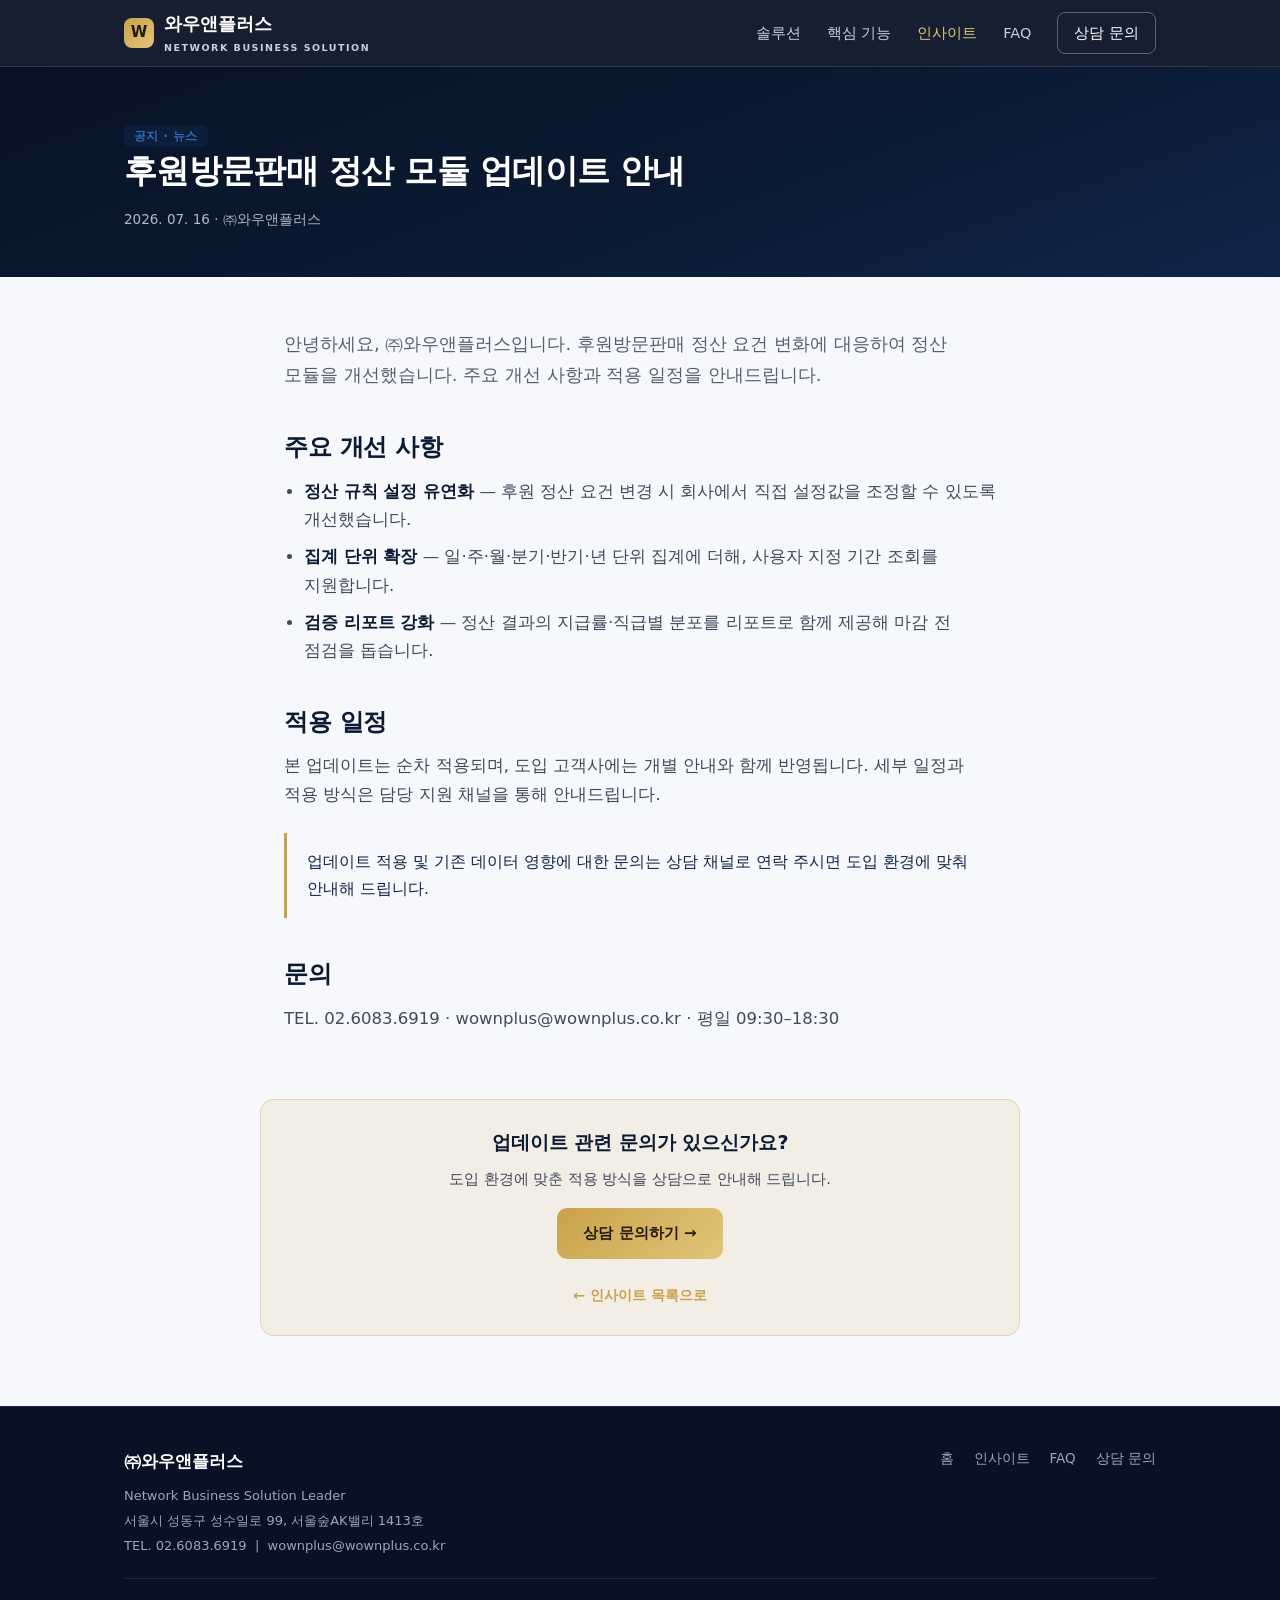
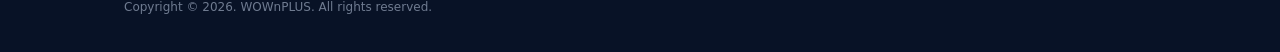
<file: insights/sponsored-settlement-update.html>
<!DOCTYPE html>
<html lang="ko">
<head>
<meta charset="UTF-8">
<meta name="viewport" content="width=device-width, initial-scale=1.0">
<title>후원방문판매 정산 모듈 업데이트 안내 | 와우앤플러스 공지</title>
<meta name="description" content="㈜와우앤플러스가 후원방문판매 정산 요건 변화에 대응해 정산 모듈을 개선했습니다. 주요 개선 사항과 적용 일정을 안내합니다.">
<link rel="canonical" href="https://wownplus.github.io/landing/insights/sponsored-settlement-update.html">
<meta property="og:title" content="후원방문판매 정산 모듈 업데이트 안내">
<meta property="og:description" content="후원방문판매 정산 모듈 개선 사항과 적용 일정 안내.">
<meta property="og:type" content="article">
<meta property="og:url" content="https://wownplus.github.io/landing/insights/sponsored-settlement-update.html">
<meta property="og:image" content="https://wownplus.github.io/landing/og-image.png">
<link rel="stylesheet" href="style.css">
<script type="application/ld+json">
{
  "@context":"https://schema.org",
  "@type":"NewsArticle",
  "headline":"후원방문판매 정산 모듈 업데이트 안내",
  "description":"후원방문판매 정산 요건 변화에 대응한 모듈 개선 사항과 적용 일정 안내.",
  "image":"https://wownplus.github.io/landing/og-image.png",
  "datePublished":"2026-07-16",
  "dateModified":"2026-07-16",
  "author":{"@type":"Organization","name":"㈜와우앤플러스"},
  "publisher":{"@type":"Organization","name":"㈜와우앤플러스","logo":{"@type":"ImageObject","url":"https://wownplus.github.io/landing/WOWnPlus_Logo-Kr_투명.png"}},
  "mainEntityOfPage":{"@type":"WebPage","@id":"https://wownplus.github.io/landing/insights/sponsored-settlement-update.html"}
}
</script>
<script type="application/ld+json">
{
  "@context":"https://schema.org",
  "@type":"BreadcrumbList",
  "itemListElement":[
    {"@type":"ListItem","position":1,"name":"홈","item":"https://wownplus.github.io/landing/"},
    {"@type":"ListItem","position":2,"name":"인사이트 · 자료실","item":"https://wownplus.github.io/landing/insights/"},
    {"@type":"ListItem","position":3,"name":"후원방문판매 정산 모듈 업데이트 안내","item":"https://wownplus.github.io/landing/insights/sponsored-settlement-update.html"}
  ]
}
</script>
</head>
<body>

<header>
  <div class="wrap nav">
    <a href="../" class="logo"><span class="mark">W</span><span>와우앤플러스<small>NETWORK BUSINESS SOLUTION</small></span></a>
    <nav class="nav-links">
      <a href="../#solution">솔루션</a>
      <a href="../#features">핵심 기능</a>
      <a href="./" class="on">인사이트</a>
      <a href="../#faq">FAQ</a>
      <a href="../#contact" class="nav-cta">상담 문의</a>
    </nav>
  </div>
</header>

<div class="article-head">
  <div class="wrap">
    <span class="cat" data-c="공지">공지 · 뉴스</span>
    <h1>후원방문판매 정산 모듈 업데이트 안내</h1>
    <div class="meta">2026. 07. 16 · ㈜와우앤플러스</div>
  </div>
</div>

<article class="article-body">
  <p class="lead">안녕하세요, ㈜와우앤플러스입니다. 후원방문판매 정산 요건 변화에 대응하여 정산 모듈을 개선했습니다. 주요 개선 사항과 적용 일정을 안내드립니다.</p>

  <h2>주요 개선 사항</h2>
  <ul>
    <li><strong>정산 규칙 설정 유연화</strong> — 후원 정산 요건 변경 시 회사에서 직접 설정값을 조정할 수 있도록 개선했습니다.</li>
    <li><strong>집계 단위 확장</strong> — 일·주·월·분기·반기·년 단위 집계에 더해, 사용자 지정 기간 조회를 지원합니다.</li>
    <li><strong>검증 리포트 강화</strong> — 정산 결과의 지급률·직급별 분포를 리포트로 함께 제공해 마감 전 점검을 돕습니다.</li>
  </ul>

  <h2>적용 일정</h2>
  <p>본 업데이트는 순차 적용되며, 도입 고객사에는 개별 안내와 함께 반영됩니다. 세부 일정과 적용 방식은 담당 지원 채널을 통해 안내드립니다.</p>

  <blockquote>업데이트 적용 및 기존 데이터 영향에 대한 문의는 상담 채널로 연락 주시면 도입 환경에 맞춰 안내해 드립니다.</blockquote>

  <h2>문의</h2>
  <p>TEL. 02.6083.6919 · wownplus@wownplus.co.kr · 평일 09:30–18:30</p>
</article>

<div class="article-cta">
  <h3>업데이트 관련 문의가 있으신가요?</h3>
  <p>도입 환경에 맞춘 적용 방식을 상담으로 안내해 드립니다.</p>
  <a href="../#contact" class="btn-gold">상담 문의하기 →</a>
  <div style="margin-top:22px"><a href="./" class="backlink">← 인사이트 목록으로</a></div>
</div>

<footer>
  <div class="wrap">
    <div class="foot-top">
      <div>
        <div class="foot-brand">㈜와우앤플러스</div>
        <div class="foot-info">Network Business Solution Leader<br>서울시 성동구 성수일로 99, 서울숲AK밸리 1413호<br>TEL. 02.6083.6919 &nbsp;|&nbsp; wownplus@wownplus.co.kr</div>
      </div>
      <div class="foot-links">
        <a href="../">홈</a><a href="./">인사이트</a><a href="../#faq">FAQ</a><a href="../#contact">상담 문의</a>
      </div>
    </div>
    <div class="foot-bottom">Copyright © 2026. WOWnPLUS. All rights reserved.</div>
  </div>
</footer>
</body>
</html>
</file>
<file: insights/style.css>
:root{
  --navy-900:#081226;--navy-800:#0b1b33;--navy-700:#10254a;--navy-600:#173463;
  --gold:#c9a24b;--gold-light:#e2c579;--gold-soft:rgba(201,162,75,.12);
  --ink:#0d1b2e;--gray-700:#3f4a5a;--gray-500:#6b7688;--gray-300:#c9d0da;--gray-100:#eef1f6;
  --line:rgba(255,255,255,.10);--white:#fff;--bg:#f7f8fb;--radius:14px;
  --shadow:0 18px 50px rgba(8,18,38,.14);--maxw:1080px;
}
*{box-sizing:border-box;margin:0;padding:0}
html{scroll-behavior:smooth}
body{font-family:"Pretendard","Apple SD Gothic Neo","Malgun Gothic","맑은 고딕",system-ui,-apple-system,sans-serif;color:var(--ink);background:var(--bg);line-height:1.72;-webkit-font-smoothing:antialiased;word-break:keep-all}
a{text-decoration:none;color:inherit}
.wrap{max-width:var(--maxw);margin:0 auto;padding:0 24px}

/* Header */
header{position:sticky;top:0;z-index:50;background:rgba(8,18,38,.94);backdrop-filter:blur(10px);border-bottom:1px solid var(--line)}
.nav{display:flex;align-items:center;justify-content:space-between;height:66px}
.logo{display:flex;align-items:center;gap:10px;color:#fff;font-weight:800;font-size:18px}
.logo .mark{width:30px;height:30px;border-radius:8px;display:grid;place-items:center;background:linear-gradient(135deg,var(--gold),var(--gold-light));color:#231a07;font-weight:900;font-size:15px}
.logo small{display:block;font-size:9.5px;letter-spacing:.16em;color:var(--gray-300);font-weight:600}
.nav-links{display:flex;gap:26px;align-items:center}
.nav-links a{color:var(--gray-300);font-size:14.5px;font-weight:500;transition:color .2s}
.nav-links a:hover,.nav-links a.on{color:var(--gold-light)}
.nav-cta{color:#fff!important;font-weight:700;border:1.5px solid rgba(255,255,255,.3);padding:8px 16px;border-radius:8px}
.nav-cta:hover{border-color:var(--gold)}

/* Hub hero */
.hub-hero{background:linear-gradient(160deg,var(--navy-900),var(--navy-800) 60%,var(--navy-700));color:#fff;padding:66px 0 54px;position:relative;overflow:hidden}
.hub-hero .eyebrow{display:inline-block;font-size:12.5px;letter-spacing:.2em;font-weight:700;color:var(--gold);text-transform:uppercase;margin-bottom:14px}
.hub-hero h1{font-size:38px;font-weight:800;letter-spacing:-.02em;line-height:1.25;margin-bottom:14px}
.hub-hero p{font-size:16.5px;color:#c3ccdb;max-width:640px}

/* Breadcrumb */
.crumb{font-size:13px;color:var(--gray-500);padding:16px 0}
.crumb a{color:var(--gray-500)}
.crumb a:hover{color:var(--gold)}
.crumb .sep{margin:0 8px;color:var(--gray-300)}

/* Filter */
.filters{display:flex;gap:10px;flex-wrap:wrap;margin:34px 0 26px}
.chip{border:1.5px solid var(--gray-300);background:#fff;color:var(--gray-700);font-size:13.5px;font-weight:600;padding:8px 16px;border-radius:999px;cursor:pointer;transition:all .18s}
.chip:hover{border-color:var(--gold)}
.chip.on{background:var(--navy-800);color:#fff;border-color:var(--navy-800)}

/* Post grid */
.posts{display:grid;grid-template-columns:repeat(3,1fr);gap:22px;padding-bottom:70px}
.post-card{display:flex;flex-direction:column;background:#fff;border:1px solid var(--gray-100);border-radius:var(--radius);overflow:hidden;transition:transform .18s,box-shadow .2s,border-color .2s}
.post-card:hover{transform:translateY(-4px);box-shadow:var(--shadow);border-color:var(--gold)}
.post-card .thumb{height:150px;background-size:cover;background-position:center}
.post-card .body{padding:22px;display:flex;flex-direction:column;flex:1}
.cat{align-self:flex-start;font-size:11.5px;font-weight:700;letter-spacing:.04em;color:var(--gold);background:var(--gold-soft);padding:4px 10px;border-radius:6px;margin-bottom:12px}
.cat[data-c="공지"]{color:#2f6db5;background:rgba(47,109,181,.1)}
.cat[data-c="기술"]{color:#3f8a63;background:rgba(63,138,99,.1)}
.post-card h3{font-size:17.5px;font-weight:700;color:var(--navy-800);line-height:1.4;margin-bottom:10px}
.post-card p{font-size:14px;color:var(--gray-700);flex:1}
.post-card .meta{margin-top:16px;font-size:12.5px;color:var(--gray-500)}

/* Article */
.article-head{background:linear-gradient(160deg,var(--navy-900),var(--navy-800) 60%,var(--navy-700));color:#fff;padding:54px 0 46px}
.article-head .cat{margin-bottom:16px}
.article-head h1{font-size:33px;font-weight:800;letter-spacing:-.02em;line-height:1.32;max-width:820px;margin-bottom:16px}
.article-head .meta{font-size:13.5px;color:#aeb9cc}
.article-body{max-width:760px;margin:0 auto;padding:52px 24px 40px;font-size:16.5px;color:var(--gray-700)}
.article-body h2{font-size:24px;color:var(--navy-800);font-weight:800;letter-spacing:-.01em;margin:40px 0 14px;line-height:1.35}
.article-body h3{font-size:19px;color:var(--navy-800);font-weight:700;margin:28px 0 10px}
.article-body p{margin-bottom:18px}
.article-body ul,.article-body ol{margin:0 0 18px 20px}
.article-body li{margin-bottom:9px}
.article-body strong{color:var(--navy-800)}
.article-body .lead{font-size:18px;color:#55606f;margin-bottom:26px}
.article-body blockquote{border-left:3px solid var(--gold);background:var(--bg);padding:16px 20px;border-radius:0 10px 10px 0;margin:24px 0;color:var(--navy-700);font-size:15.5px}
.qa{border:1px solid var(--gray-100);border-radius:12px;padding:20px 22px;margin:16px 0;background:var(--bg)}
.qa h3{margin:0 0 8px;color:var(--navy-800);font-size:17px}
.qa p{margin:0;font-size:15px}
.article-cta{max-width:760px;margin:8px auto 70px;background:var(--gold-soft);border:1px solid rgba(201,162,75,.3);border-radius:14px;padding:26px 28px;text-align:center}
.article-cta h3{color:var(--navy-800);font-size:19px;margin-bottom:8px}
.article-cta p{margin-bottom:16px;font-size:14.5px;color:var(--gray-700)}
.btn-gold{display:inline-flex;align-items:center;gap:8px;background:linear-gradient(135deg,var(--gold),var(--gold-light));color:#231a07;font-weight:700;font-size:15px;padding:13px 26px;border-radius:10px;transition:transform .15s}
.btn-gold:hover{transform:translateY(-2px)}
.backlink{display:inline-block;font-size:14px;color:var(--gold);font-weight:600}

/* Footer */
footer{background:var(--navy-900);color:#9aa6ba;padding:40px 0 34px;border-top:1px solid var(--line)}
.foot-top{display:flex;justify-content:space-between;gap:24px;flex-wrap:wrap;margin-bottom:20px}
.foot-brand{color:#fff;font-weight:800;font-size:17px;margin-bottom:8px}
.foot-info{font-size:13px;line-height:1.9}
.foot-links{display:flex;gap:20px;flex-wrap:wrap;font-size:13.5px}
.foot-links a:hover{color:var(--gold-light)}
.foot-bottom{border-top:1px solid var(--line);padding-top:18px;font-size:12px;color:#6f7b90}

@media (max-width:860px){
  .posts{grid-template-columns:1fr 1fr}
  .hub-hero h1{font-size:30px}
  .nav-links{display:none}
}
@media (max-width:560px){
  .posts{grid-template-columns:1fr}
  .article-head h1{font-size:26px}
  .hub-hero h1{font-size:26px}
}
</file>
